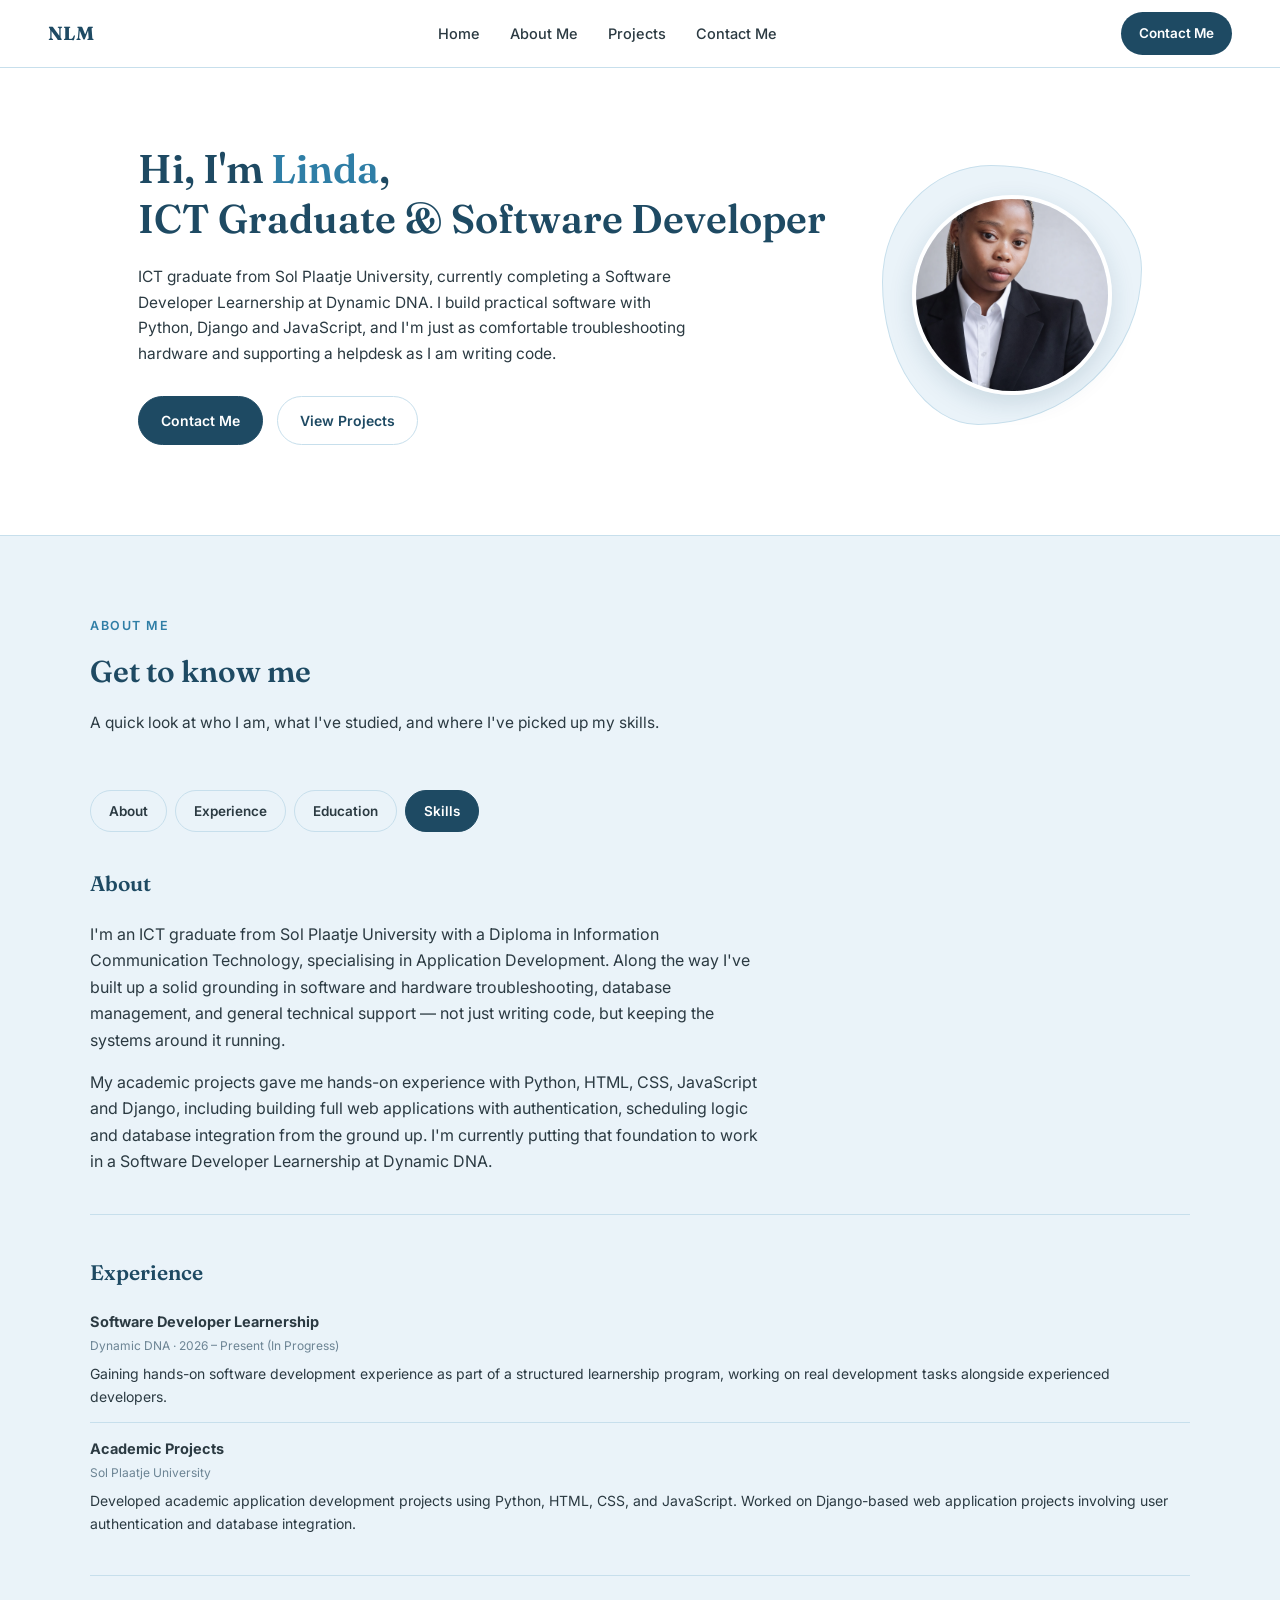
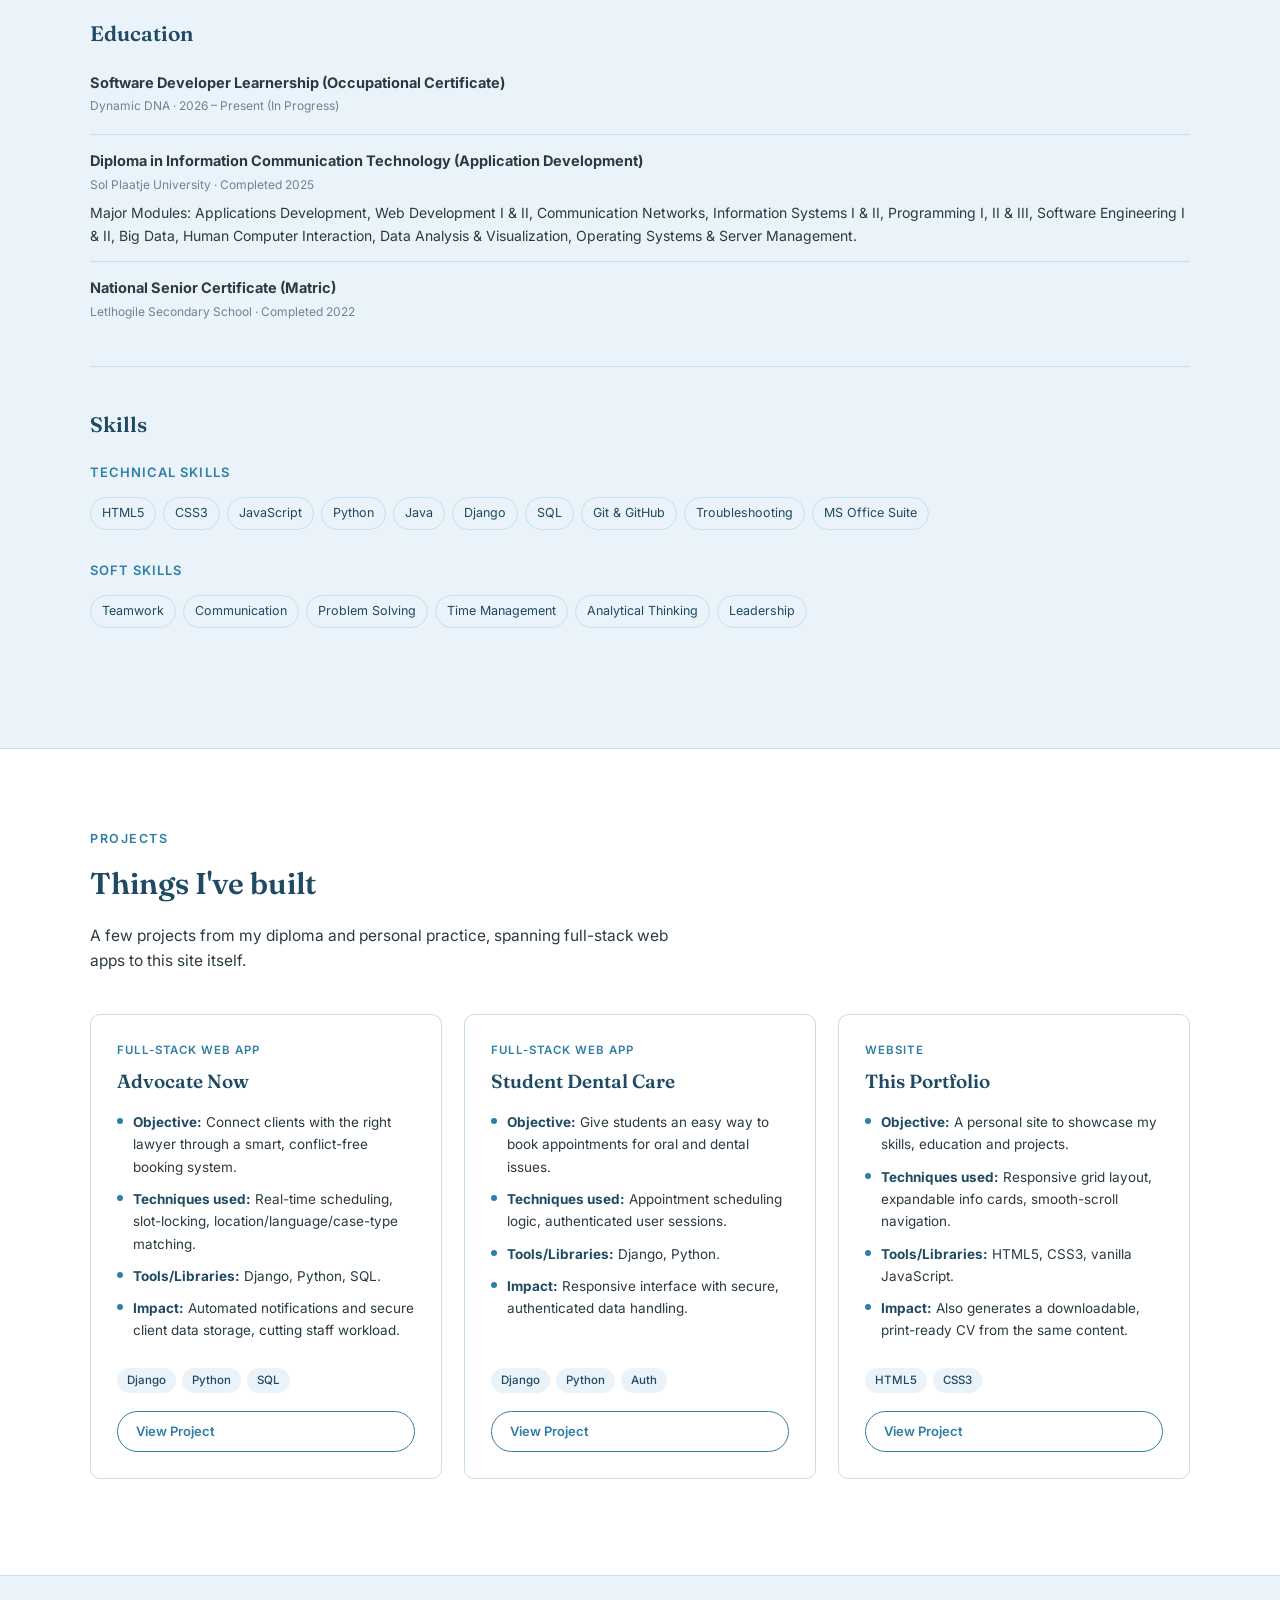
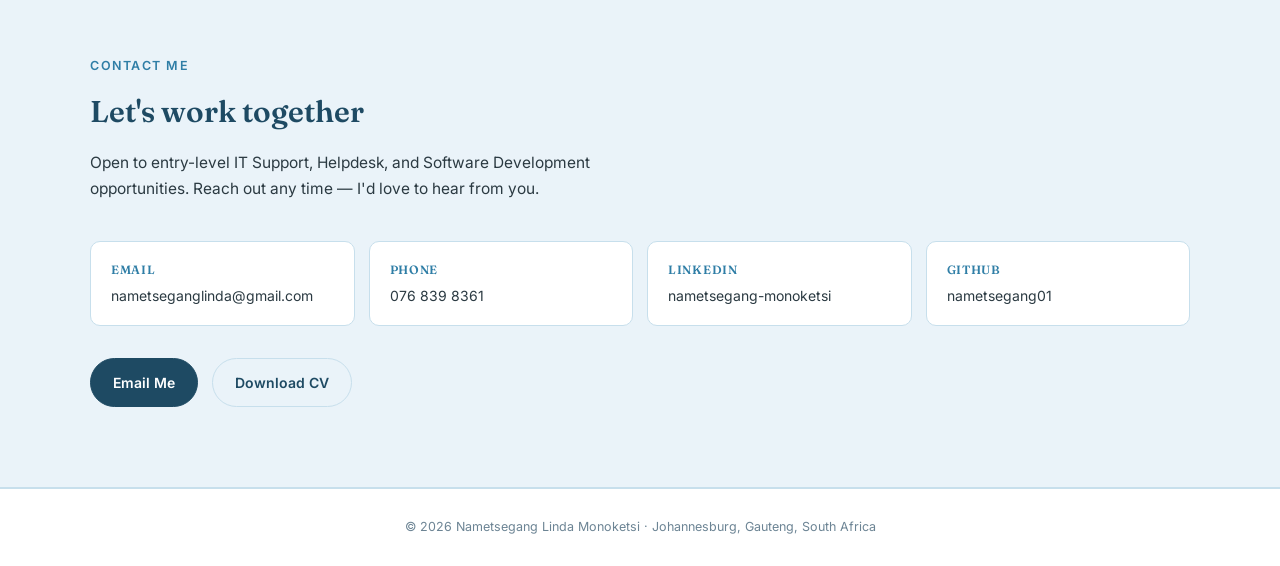
<file: index.html>
<!DOCTYPE html>
<html lang="en">
<head>
  <meta charset="UTF-8">
  <meta name="viewport" content="width=device-width, initial-scale=1.0">
  <title>Nametsegang Linda Monoketsi | Portfolio</title>
  <link rel="preconnect" href="https://fonts.googleapis.com">
  <link href="https://fonts.googleapis.com/css2?family=Fraunces:opsz,wght@9..144,500;9..144,600;9..144,700&family=Inter:wght@400;500;600&display=swap" rel="stylesheet">
  <link rel="stylesheet" href="style.css">
</head>
<body>

  <!-- Top navigation -->
  <nav class="navbar">
    <a href="#home" class="nav-brand">NLM</a>
    <button class="nav-toggle" id="navToggle" aria-label="Toggle menu" aria-expanded="false">
      <span></span><span></span><span></span>
    </button>
    <ul class="nav-links" id="navLinks">
      <li><a href="#home">Home</a></li>
      <li><a href="#about">About Me</a></li>
      <li><a href="#projects">Projects</a></li>
      <li><a href="#contact">Contact Me</a></li>
    </ul>
    <a href="#contact" class="nav-cta">Contact Me</a>
  </nav>

  <!-- Home / Hero -->
  <section class="hero-section" id="home">
    <div class="hero-text">
      <h1>Hi, I'm <span class="accent">Linda</span>,<br>ICT Graduate &amp; Software Developer</h1>
      <p class="hero-sub">
        ICT graduate from Sol Plaatje University, currently completing a Software Developer Learnership
        at Dynamic DNA. I build practical software with Python, Django and JavaScript, and I'm just as
        comfortable troubleshooting hardware and supporting a helpdesk as I am writing code.
      </p>
      <div class="hero-actions">
        <a href="#contact" class="btn-primary">Contact Me</a>
        <a href="#projects" class="btn-secondary">View Projects</a>
      </div>
    </div>
    <div class="hero-visual">
      <div class="hero-blob"></div>
      <img src="profile.png" class="hero-photo">
    </div>
  </section>

  <!-- About Me -->
  <section class="section section-alt" id="about">
    <div class="section-inner">
      <p class="eyebrow">About Me</p>
      <h2>Get to know me</h2>
      <p class="section-lead">
        A quick look at who I am, what I've studied, and where I've picked up my skills.
      </p>

      <ul class="tab-bar" id="aboutTabs">
        <li><a href="#about-me" class="active">About</a></li>
        <li><a href="#about-experience">Experience</a></li>
        <li><a href="#about-education">Education</a></li>
        <li><a href="#about-skills">Skills</a></li>
      </ul>

      <div class="about-subsection" id="about-me">
        <h3>About</h3>
        <div class="about-bio">
          <p>
            I'm an ICT graduate from Sol Plaatje University with a Diploma in Information Communication
            Technology, specialising in Application Development. Along the way I've built up a solid
            grounding in software and hardware troubleshooting, database management, and general
            technical support &mdash; not just writing code, but keeping the systems around it running.
          </p>
          <p>
            My academic projects gave me hands-on experience with Python, HTML, CSS, JavaScript and
            Django, including building full web applications with authentication, scheduling logic and
            database integration from the ground up. I'm currently putting that foundation to work in a
            Software Developer Learnership at Dynamic DNA.
          </p>
        </div>
      </div>

      <div class="about-subsection" id="about-experience">
        <h3>Experience</h3>
        <ul class="info-list">
          <li>
            <strong>Software Developer Learnership</strong>
            <span class="info-meta">Dynamic DNA &middot; 2026 – Present (In Progress)</span>
            <p>Gaining hands-on software development experience as part of a structured learnership program, working on real development tasks alongside experienced developers.</p>
          </li>
          <li>
            <strong>Academic Projects</strong>
            <span class="info-meta">Sol Plaatje University</span>
            <p>Developed academic application development projects using Python, HTML, CSS, and JavaScript. Worked on Django-based web application projects involving user authentication and database integration.</p>
          </li>
        </ul>
      </div>

      <div class="about-subsection" id="about-education">
        <h3>Education</h3>
        <ul class="info-list">
          <li>
            <strong>Software Developer Learnership (Occupational Certificate)</strong>
            <span class="info-meta">Dynamic DNA &middot; 2026 – Present (In Progress)</span>
          </li>
          <li>
            <strong>Diploma in Information Communication Technology (Application Development)</strong>
            <span class="info-meta">Sol Plaatje University &middot; Completed 2025</span>
            <p>Major Modules: Applications Development, Web Development I &amp; II, Communication Networks, Information Systems I &amp; II, Programming I, II &amp; III, Software Engineering I &amp; II, Big Data, Human Computer Interaction, Data Analysis &amp; Visualization, Operating Systems &amp; Server Management.</p>
          </li>
          <li>
            <strong>National Senior Certificate (Matric)</strong>
            <span class="info-meta">Letlhogile Secondary School &middot; Completed 2022</span>
          </li>
        </ul>
      </div>

      <div class="about-subsection" id="about-skills">
        <h3>Skills</h3>
        <div class="skills-group">
          <h4>Technical Skills</h4>
          <ul class="tag-list">
            <li>HTML5</li><li>CSS3</li><li>JavaScript</li><li>Python</li>
            <li>Java</li><li>Django</li><li>SQL</li><li>Git &amp; GitHub</li>
            <li>Troubleshooting</li><li>MS Office Suite</li>
          </ul>
        </div>
        <div class="skills-group">
          <h4>Soft Skills</h4>
          <ul class="tag-list">
            <li>Teamwork</li><li>Communication</li><li>Problem Solving</li>
            <li>Time Management</li><li>Analytical Thinking</li><li>Leadership</li>
          </ul>
        </div>
      </div>

    </div>
  </section>

  <!-- Projects -->
  <section class="section" id="projects">
    <div class="section-inner">
      <p class="eyebrow">Projects</p>
      <h2>Things I've built</h2>
      <p class="section-lead">
        A few projects from my diploma and personal practice, spanning full-stack web apps to this site itself.
      </p>

      <div class="project-grid">

        <article class="project-card">
          <p class="project-kicker">Full-Stack Web App</p>
          <h3>Advocate Now</h3>
          <ul class="project-details">
            <li><strong>Objective:</strong> Connect clients with the right lawyer through a smart, conflict-free booking system.</li>
            <li><strong>Techniques used:</strong> Real-time scheduling, slot-locking, location/language/case-type matching.</li>
            <li><strong>Tools/Libraries:</strong> Django, Python, SQL.</li>
            <li><strong>Impact:</strong> Automated notifications and secure client data storage, cutting staff workload.</li>
          </ul>
          <div class="tech-tags">
            <span>Django</span><span>Python</span><span>SQL</span>
          </div>
          <a href="https://advocate-now.onrender.com/" target="_blank" rel="noopener" class="btn-outline">View Project</a>
        </article>

        <article class="project-card">
          <p class="project-kicker">Full-Stack Web App</p>
          <h3>Student Dental Care</h3>
          <ul class="project-details">
            <li><strong>Objective:</strong> Give students an easy way to book appointments for oral and dental issues.</li>
            <li><strong>Techniques used:</strong> Appointment scheduling logic, authenticated user sessions.</li>
            <li><strong>Tools/Libraries:</strong> Django, Python.</li>
            <li><strong>Impact:</strong> Responsive interface with secure, authenticated data handling.</li>
          </ul>
          <div class="tech-tags">
            <span>Django</span><span>Python</span><span>Auth</span>
          </div>
          <a href="https://student-dental-care.onrender.com/" target="_blank" rel="noopener" class="btn-outline">View Project</a>
        </article>

        <article class="project-card">
          <p class="project-kicker">Website</p>
          <h3>This Portfolio</h3>
          <ul class="project-details">
            <li><strong>Objective:</strong> A personal site to showcase my skills, education and projects.</li>
            <li><strong>Techniques used:</strong> Responsive grid layout, expandable info cards, smooth-scroll navigation.</li>
            <li><strong>Tools/Libraries:</strong> HTML5, CSS3, vanilla JavaScript.</li>
            <li><strong>Impact:</strong> Also generates a downloadable, print-ready CV from the same content.</li>
          </ul>
          <div class="tech-tags">
            <span>HTML5</span><span>CSS3</span>
          </div>
          <a href="https://nametsegang01.github.io/portfolio-cv/" target="_blank" rel="noopener" class="btn-outline">View Project</a>
        </article>

      </div>
    </div>
  </section>

  <!-- Contact -->
  <section class="section section-alt" id="contact">
    <div class="section-inner contact-inner">
      <p class="eyebrow">Contact Me</p>
      <h2>Let's work together</h2>
      <p class="section-lead">
        Open to entry-level IT Support, Helpdesk, and Software Development opportunities.
        Reach out any time — I'd love to hear from you.
      </p>

      <div class="contact-grid">
        <a href="mailto:nametseganglinda@gmail.com" class="contact-card">
          <span class="info-title">Email</span>
          <span>nametseganglinda@gmail.com</span>
        </a>
        <a href="tel:0768398361" class="contact-card">
          <span class="info-title">Phone</span>
          <span>076 839 8361</span>
        </a>
        <a href="https://www.linkedin.com/in/nametsegang-monoketsi-a92271333" target="_blank" rel="noopener" class="contact-card">
          <span class="info-title">LinkedIn</span>
          <span>nametsegang-monoketsi</span>
        </a>
        <a href="https://github.com/nametsegang01" target="_blank" rel="noopener" class="contact-card">
          <span class="info-title">GitHub</span>
          <span>nametsegang01</span>
        </a>
      </div>

      <div class="contact-actions">
        <a href="mailto:nametseganglinda@gmail.com" class="btn-primary">Email Me</a>
        <a href="Nametsegang_Monoketsi_CV.pdf" class="btn-secondary" download>Download CV</a>
      </div>
    </div>
  </section>

  <footer class="footer">
    <p>&copy; 2026 Nametsegang Linda Monoketsi &middot; Johannesburg, Gauteng, South Africa</p>
  </footer>

  <script>
    const navToggle = document.getElementById('navToggle');
    const navLinks = document.getElementById('navLinks');
    navToggle.addEventListener('click', () => {
      const open = navLinks.classList.toggle('open');
      navToggle.setAttribute('aria-expanded', open);
    });
    navLinks.querySelectorAll('a').forEach(link => {
      link.addEventListener('click', () => {
        navLinks.classList.remove('open');
        navToggle.setAttribute('aria-expanded', 'false');
      });
    });

    // Scroll-spy: highlight the active tab as each About Me sub-section scrolls into view
    const aboutTabs = document.querySelectorAll('#aboutTabs a');
    const aboutSubsections = document.querySelectorAll('.about-subsection');
    if (aboutTabs.length && aboutSubsections.length) {
      const spy = new IntersectionObserver((entries) => {
        entries.forEach(entry => {
          if (entry.isIntersecting) {
            const id = entry.target.getAttribute('id');
            aboutTabs.forEach(tab => {
              tab.classList.toggle('active', tab.getAttribute('href') === `#${id}`);
            });
          }
        });
      }, { rootMargin: '-40% 0px -50% 0px', threshold: 0 });
      aboutSubsections.forEach(sub => spy.observe(sub));
    }
  </script>

</body>
</html>
</file>
<file: style.css>
/* =======================================================
   Portfolio Theme — light blue & white
   Display font: Fraunces (headings)
   Body font:    Inter (everything else)
   ======================================================= */

:root {
  --blue-deep:   #1e4a63;   /* headings, name */
  --blue-mid:    #2f7ea6;   /* links, accents */
  --blue-soft:   #eaf3f9;   /* section background */
  --blue-line:   #c7dfec;   /* hairlines, dividers, tags */
  --text-main:   #2b3a42;
  --text-muted:  #6c8494;
  --white:       #ffffff;
  --nav-height:  68px;
}

* {
  margin: 0;
  padding: 0;
  box-sizing: border-box;
}

html {
  scroll-behavior: smooth;
  scroll-padding-top: calc(var(--nav-height) + 12px);
}

body {
  font-family: 'Inter', Arial, sans-serif;
  color: var(--text-main);
  background-color: var(--white);
  line-height: 1.65;
  font-size: 15.5px;
}

h1, h2, h3 {
  font-family: 'Fraunces', Georgia, serif;
  color: var(--blue-deep);
}

a {
  color: var(--blue-mid);
}

a:focus-visible,
button:focus-visible,
summary:focus-visible {
  outline: 2px solid var(--blue-mid);
  outline-offset: 2px;
}

.eyebrow {
  font-size: 12.5px;
  font-weight: 600;
  text-transform: uppercase;
  letter-spacing: 0.12em;
  color: var(--blue-mid);
  margin-bottom: 10px;
}

/* ---------- Top navigation ---------- */

.navbar {
  position: sticky;
  top: 0;
  z-index: 50;
  height: var(--nav-height);
  display: flex;
  align-items: center;
  gap: 24px;
  padding: 0 48px;
  background-color: rgba(255, 255, 255, 0.92);
  backdrop-filter: saturate(180%) blur(8px);
  border-bottom: 1px solid var(--blue-line);
}

.nav-brand {
  font-family: 'Fraunces', Georgia, serif;
  font-weight: 700;
  font-size: 19px;
  color: var(--blue-deep);
  text-decoration: none;
  letter-spacing: 0.02em;
}

.nav-links {
  list-style: none;
  display: flex;
  gap: 30px;
  margin: 0 auto;
}

.nav-links a {
  text-decoration: none;
  color: var(--text-main);
  font-size: 14.5px;
  font-weight: 500;
}

.nav-links a:hover {
  color: var(--blue-mid);
}

.nav-cta {
  text-decoration: none;
  background-color: var(--blue-deep);
  color: var(--white);
  font-size: 13.5px;
  font-weight: 600;
  padding: 10px 18px;
  border-radius: 999px;
  white-space: nowrap;
  transition: background-color 0.15s ease;
}

.nav-cta:hover {
  background-color: var(--blue-mid);
}

.nav-toggle {
  display: none;
  flex-direction: column;
  justify-content: center;
  gap: 4px;
  width: 32px;
  height: 32px;
  background: none;
  border: none;
  cursor: pointer;
  margin-left: auto;
}

.nav-toggle span {
  display: block;
  height: 2px;
  background-color: var(--blue-deep);
  border-radius: 2px;
}

/* ---------- Hero / Home ---------- */

.hero-section {
  max-width: 1100px;
  margin: 0 auto;
  padding: 76px 48px 90px;
  display: flex;
  align-items: center;
  gap: 56px;
}

.hero-text {
  flex: 1 1 480px;
}

.hero-text h1 {
  font-size: 40px;
  font-weight: 600;
  line-height: 1.25;
  margin-bottom: 20px;
}

.accent {
  color: var(--blue-mid);
}

.hero-sub {
  color: var(--text-main);
  max-width: 56ch;
  margin-bottom: 30px;
}

.hero-actions {
  display: flex;
  gap: 14px;
  flex-wrap: wrap;
}

.hero-visual {
  position: relative;
  flex: 0 0 260px;
  height: 260px;
  display: flex;
  align-items: center;
  justify-content: center;
}

.hero-blob {
  position: absolute;
  inset: 0;
  background-color: var(--blue-soft);
  border-radius: 42% 58% 63% 37% / 45% 40% 60% 55%;
  border: 1px solid var(--blue-line);
}

.hero-photo {
  position: relative;
  width: 200px;
  height: 200px;
  border-radius: 50%;
  object-fit: cover;
  border: 4px solid var(--white);
  box-shadow: 0 8px 24px rgba(30, 74, 99, 0.15);
}

/* ---------- Buttons ---------- */

.btn-primary,
.btn-secondary,
.btn-outline {
  display: inline-block;
  text-decoration: none;
  font-size: 14px;
  font-weight: 600;
  padding: 12px 22px;
  border-radius: 999px;
  transition: background-color 0.15s ease, color 0.15s ease, border-color 0.15s ease;
}

.btn-primary {
  background-color: var(--blue-deep);
  color: var(--white);
  border: 1.5px solid var(--blue-deep);
}

.btn-primary:hover {
  background-color: var(--blue-mid);
  border-color: var(--blue-mid);
}

.btn-secondary {
  background-color: transparent;
  color: var(--blue-deep);
  border: 1.5px solid var(--blue-line);
}

.btn-secondary:hover {
  border-color: var(--blue-deep);
}

.btn-outline {
  background-color: transparent;
  color: var(--blue-mid);
  border: 1.5px solid var(--blue-mid);
  padding: 9px 18px;
  font-size: 13px;
}

.btn-outline:hover {
  background-color: var(--blue-mid);
  color: var(--white);
}

/* ---------- Sections ---------- */

.section {
  padding: 80px 48px;
}

.section-alt {
  background-color: var(--blue-soft);
  border-top: 1px solid var(--blue-line);
  border-bottom: 1px solid var(--blue-line);
}

.section-inner {
  max-width: 1100px;
  margin: 0 auto;
}

.section-inner h2 {
  font-size: 30px;
  font-weight: 600;
  margin-bottom: 14px;
}

.section-lead {
  max-width: 60ch;
  color: var(--text-main);
  margin-bottom: 40px;
}

/* ---------- About Me: info cards ---------- */

.info-grid {
  display: grid;
  grid-template-columns: repeat(auto-fit, minmax(240px, 1fr));
  gap: 18px;
}

.info-card {
  background-color: var(--white);
  border: 1px solid var(--blue-line);
  border-radius: 10px;
  padding: 24px;
  text-decoration: none;
  display: flex;
  flex-direction: column;
  align-items: flex-start;
  gap: 4px;
  position: relative;
  transition: border-color 0.15s ease, box-shadow 0.15s ease, transform 0.15s ease;
}

.info-card:hover {
  border-color: var(--blue-mid);
  box-shadow: 0 10px 24px rgba(30, 74, 99, 0.1);
  transform: translateY(-2px);
}

.info-icon {
  flex-shrink: 0;
  width: 34px;
  height: 34px;
  border-radius: 8px;
  background-color: var(--blue-soft);
  color: var(--blue-deep);
  display: flex;
  align-items: center;
  justify-content: center;
  margin-bottom: 8px;
}

.info-icon svg {
  width: 18px;
  height: 18px;
}

.info-title {
  font-family: 'Fraunces', Georgia, serif;
  font-size: 16.5px;
  font-weight: 600;
  color: var(--blue-deep);
}

.info-preview {
  font-size: 13.5px;
  color: var(--text-muted);
}

.info-arrow {
  position: absolute;
  top: 24px;
  right: 22px;
  color: var(--blue-mid);
  font-size: 16px;
  transition: transform 0.15s ease;
}

.info-card:hover .info-arrow {
  transform: translateX(3px);
}

.info-card p,
.info-card .info-list {
  margin-top: 16px;
}

.info-list {
  list-style: none;
}

.info-list li {
  padding-bottom: 14px;
  margin-bottom: 14px;
  border-bottom: 1px solid var(--blue-line);
}

.info-list li:last-child {
  border-bottom: none;
  margin-bottom: 0;
  padding-bottom: 0;
}

.info-list strong {
  display: block;
  font-size: 14.5px;
  color: var(--text-main);
  margin-bottom: 2px;
}

.info-meta {
  display: block;
  font-size: 12px;
  color: var(--text-muted);
  margin-bottom: 4px;
}

.info-list p {
  margin-top: 6px;
  font-size: 14px;
}

.tag-list {
  list-style: none;
  display: flex;
  flex-wrap: wrap;
  gap: 7px;
}

.tag-list li {
  background-color: var(--blue-soft);
  border: 1px solid var(--blue-line);
  color: var(--blue-deep);
  font-size: 12.5px;
  padding: 5px 11px;
  border-radius: 999px;
}

/* ---------- Projects ---------- */

.project-grid {
  display: grid;
  grid-template-columns: repeat(auto-fit, minmax(280px, 1fr));
  gap: 22px;
  margin-bottom: 16px;
}

.project-card {
  border: 1px solid var(--blue-line);
  border-radius: 10px;
  padding: 26px;
  background-color: var(--white);
  display: flex;
  flex-direction: column;
  transition: box-shadow 0.15s ease, border-color 0.15s ease, transform 0.15s ease;
}

.project-card:hover {
  border-color: var(--blue-mid);
  box-shadow: 0 10px 24px rgba(30, 74, 99, 0.1);
  transform: translateY(-2px);
}

.project-kicker {
  font-size: 11.5px;
  font-weight: 600;
  text-transform: uppercase;
  letter-spacing: 0.08em;
  color: var(--blue-mid);
  margin-bottom: 6px;
}

.project-card h3 {
  font-size: 19px;
  font-weight: 600;
  margin-bottom: 14px;
}

.project-details {
  list-style: none;
  flex-grow: 1;
  margin-bottom: 16px;
}

.project-details li {
  font-size: 13.5px;
  color: var(--text-main);
  margin-bottom: 10px;
  padding-left: 16px;
  position: relative;
}

.project-details li::before {
  content: "";
  position: absolute;
  left: 0;
  top: 7px;
  width: 6px;
  height: 6px;
  border-radius: 50%;
  background-color: var(--blue-mid);
}

.project-details strong {
  color: var(--blue-deep);
}

.tech-tags {
  display: flex;
  flex-wrap: wrap;
  gap: 6px;
  margin-bottom: 18px;
}

.tech-tags span {
  background-color: var(--blue-soft);
  color: var(--blue-deep);
  font-size: 11.5px;
  font-weight: 500;
  padding: 3px 10px;
  border-radius: 999px;
}

.project-note {
  font-size: 12.5px;
  color: var(--text-muted);
  font-style: italic;
}

/* ---------- Contact ---------- */

.contact-inner {
  text-align: left;
}

.contact-grid {
  display: grid;
  grid-template-columns: repeat(auto-fit, minmax(200px, 1fr));
  gap: 14px;
  margin-bottom: 32px;
}

.contact-card {
  display: flex;
  flex-direction: column;
  gap: 4px;
  background-color: var(--white);
  border: 1px solid var(--blue-line);
  border-radius: 10px;
  padding: 18px 20px;
  text-decoration: none;
  color: var(--text-main);
  font-size: 14px;
  transition: border-color 0.15s ease, box-shadow 0.15s ease;
}

.contact-card:hover {
  border-color: var(--blue-mid);
  box-shadow: 0 6px 16px rgba(30, 74, 99, 0.08);
}

.contact-card .info-title {
  font-size: 12px;
  text-transform: uppercase;
  letter-spacing: 0.06em;
  color: var(--blue-mid);
}

.contact-actions {
  display: flex;
  gap: 14px;
  flex-wrap: wrap;
}

/* ---------- About Me: scrollable sub-sections ---------- */

.tab-bar {
  display: flex;
  flex-wrap: wrap;
  gap: 8px;
  list-style: none;
  position: sticky;
  top: var(--nav-height);
  z-index: 10;
  background-color: var(--blue-soft);
  padding: 14px 0;
  margin-bottom: 12px;
}

.about-subsection {
  padding: 40px 0;
  border-top: 1px solid var(--blue-line);
  scroll-margin-top: calc(var(--nav-height) + 74px);
}

.about-subsection:first-of-type {
  border-top: none;
  padding-top: 8px;
}

.about-subsection h3 {
  font-size: 21px;
  font-weight: 600;
  margin-bottom: 20px;
}

.about-subsection .skills-group h4 {
  font-size: 13px;
  font-weight: 600;
  text-transform: uppercase;
  letter-spacing: 0.08em;
  color: var(--blue-mid);
  margin-bottom: 14px;
  font-family: 'Inter', Arial, sans-serif;
}

/* ---------- Sub-pages (legacy, retained for reference) ---------- */

.page-header {
  max-width: 1100px;
  margin: 0 auto;
  padding: 56px 48px 0;
}

.breadcrumb {
  display: inline-flex;
  align-items: center;
  gap: 6px;
  text-decoration: none;
  color: var(--text-muted);
  font-size: 13.5px;
  font-weight: 500;
  margin-bottom: 22px;
}

.breadcrumb:hover {
  color: var(--blue-mid);
}

.page-header h1 {
  font-size: 32px;
  font-weight: 600;
  margin-bottom: 10px;
}

.page-lead {
  max-width: 60ch;
  color: var(--text-main);
  margin-bottom: 30px;
}

.tab-bar a {
  display: inline-block;
  text-decoration: none;
  color: var(--text-main);
  font-size: 13.5px;
  font-weight: 600;
  padding: 9px 18px;
  border-radius: 999px;
  border: 1.5px solid var(--blue-line);
  transition: border-color 0.15s ease, background-color 0.15s ease, color 0.15s ease;
}

.tab-bar a:hover {
  border-color: var(--blue-mid);
}

.tab-bar a.active {
  background-color: var(--blue-deep);
  border-color: var(--blue-deep);
  color: var(--white);
}

.page-main {
  max-width: 1100px;
  margin: 0 auto;
  padding: 0 48px 90px;
}

.page-main .info-list li {
  padding-bottom: 22px;
  margin-bottom: 22px;
}

.page-main .info-list strong {
  font-size: 17px;
}

.page-main .info-list p {
  font-size: 14.5px;
  margin-top: 8px;
}

.skills-group {
  margin-bottom: 30px;
}

.skills-group:last-child {
  margin-bottom: 0;
}

.skills-group h3 {
  font-size: 13px;
  font-weight: 600;
  text-transform: uppercase;
  letter-spacing: 0.08em;
  color: var(--blue-mid);
  margin-bottom: 14px;
  font-family: 'Inter', Arial, sans-serif;
}

.about-bio {
  max-width: 68ch;
  font-size: 16px;
}

.about-bio p {
  margin-bottom: 16px;
}

.about-bio p:last-child {
  margin-bottom: 0;
}

@media (max-width: 860px) {
  .page-header {
    padding: 44px 28px 0;
  }

  .page-main {
    padding: 0 28px 64px;
  }

  .page-header h1 {
    font-size: 27px;
  }
}

/* ---------- Footer ---------- */

.footer {
  padding: 28px 48px;
  text-align: center;
  font-size: 12.5px;
  color: var(--text-muted);
  border-top: 1px solid var(--blue-line);
}

/* ---------- Responsive ---------- */

@media (max-width: 860px) {
  .hero-section {
    flex-direction: column-reverse;
    text-align: center;
    padding: 56px 28px 64px;
  }

  .hero-text h1 {
    font-size: 30px;
  }

  .hero-actions {
    justify-content: center;
  }

  .section {
    padding: 60px 28px;
  }

  .navbar {
    padding: 0 20px;
  }
}

@media (max-width: 760px) {
  .nav-links {
    position: fixed;
    top: var(--nav-height);
    left: 0;
    right: 0;
    flex-direction: column;
    background-color: var(--white);
    border-bottom: 1px solid var(--blue-line);
    padding: 18px 28px;
    gap: 16px;
    transform: translateY(-130%);
    transition: transform 0.2s ease;
  }

  .nav-links.open {
    transform: translateY(0);
  }

  .nav-toggle {
    display: flex;
  }

  .nav-cta {
    display: none;
  }
}
</file>
